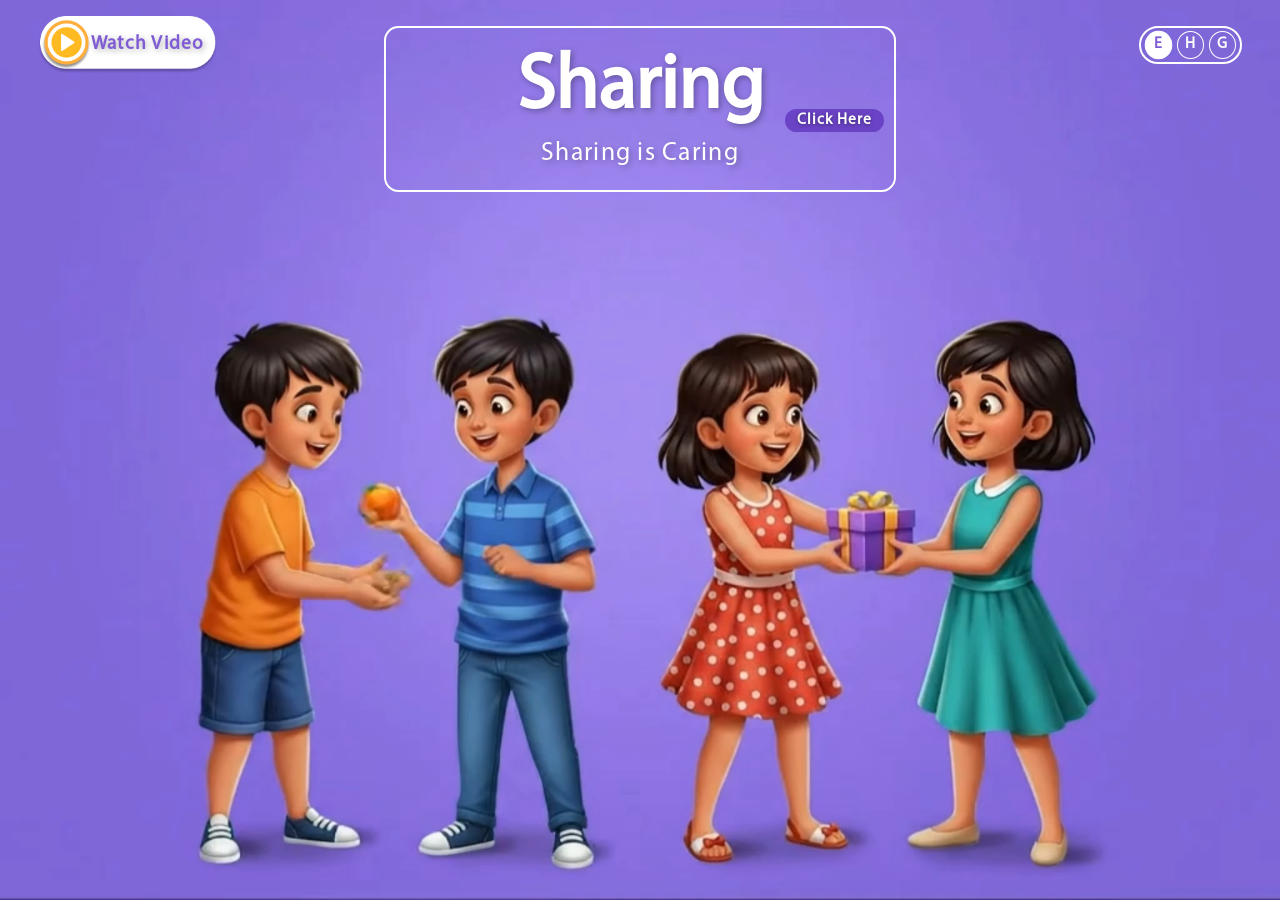
<file: index.html>
<!doctype html>
<html lang="en">
  <head>
    <meta name="viewport" content="width=device-width, initial-scale=1" />
    <meta charset="utf-8" />
    <meta
      name="description"
      content="Sharing is Caring - A platform promoting the value of sharing"
    />

    <title data-lang-key="homeTitlea"></title>

    <link rel="stylesheet" href="style.css" />

    <style>
      /* ---------- intro video button + popup (theme-matched) ---------- */

      body.video-open main {
        filter: blur(0.45vw);
        pointer-events: none;
        user-select: none;
      }

      .video-btn {
        position: fixed;
        top: 1vw;
        left: 3vw;
        z-index: 1000;
        opacity: 1;
        visibility: visible;
        transition:
          opacity 0.3s ease,
          visibility 0.3s ease;
      }

      .video-btn.hidden {
        opacity: 0;
        visibility: hidden;
        pointer-events: none;
      }

      .start-video-btn {
        border: none;
        background-color: transparent;
        background-image: url("./assets/watch.png");
        background-position: center;
        background-repeat: no-repeat;
        background-size: contain;
        display: flex;
        align-items: center;
        justify-content: space-between;
        cursor: pointer;
        width: 14vw;
        height: 5vw;
        transition:
          background 0.25s ease,
          box-shadow 0.25s ease;
      }

      .start-text {
        font-size: 1.5vw;
        font-weight: 900;
        letter-spacing: 0.1vw;
        color: #7f5bd4;
        line-height: 1;
        text-align: end;
        font-family: "Myriad Pro";

        width: 100%;
        padding-right: 1vw;
        text-shadow: 2px 2px 6px rgba(0, 0, 0, 0.3);
      }

      body[data-lang="hi"] .start-text {
        font-size: 1.5vw !important;
      }

      body[data-lang="gu"] .start-text {
        font-size: 1.5vw !important;
      }

      .video-popup {
        position: fixed;
        inset: 0;
        z-index: 99999;
        display: flex;
        align-items: center;
        justify-content: center;
        background: rgba(0, 0, 0, 0.42);
        opacity: 0;
        visibility: hidden;
        pointer-events: none;
        transition:
          opacity 0.35s ease,
          visibility 0.35s ease;
      }

      .video-popup.active {
        opacity: 1;
        visibility: visible;
        pointer-events: auto;
      }

      .video-box {
        position: relative;
        width: 68vw;
        aspect-ratio: 16 / 9;
        border-radius: 2vw;
        background: rgba(103, 61, 194, 0.22);
        padding: 0.75vw;
        border: 0.25vw solid white;
        box-shadow: 0 1vw 3vw rgba(0, 0, 0, 0.45);
        transform: scale(0.82);
        opacity: 0;
        backdrop-filter: blur(0.25vw);
        -webkit-backdrop-filter: blur(0.25vw);
        transition:
          transform 0.4s cubic-bezier(0.22, 1, 0.36, 1),
          opacity 0.35s ease;
      }

      .video-popup.active .video-box {
        transform: scale(1);
        opacity: 1;
      }

      .popup-video-frame {
        position: relative;
        width: 100%;
        height: 100%;
        border-radius: 1.4vw;
        overflow: hidden;
        background: #000;
        border: 0.18vw solid rgba(255, 255, 255, 0.75);
      }

      .popup-video {
        width: 100%;
        height: 100%;
        display: block;
        object-fit: cover;
        background: #000;
      }

      .close-video-btn {
        position: absolute;
        top: -1.35vw;
        right: -1.35vw;
        width: 3.4vw;
        height: 3.4vw;
        border: none;
        border-radius: 50%;
        background: #ffffff;
        color: #673dc2;
        font-size: 1.8vw;
        display: flex;
        align-items: center;
        justify-content: center;
        cursor: pointer;
        z-index: 10;
        box-shadow: 0 0.35vw 1vw rgba(0, 0, 0, 0.35);
        transition:
          transform 0.25s ease,
          background 0.25s ease,
          color 0.25s ease;
      }

      .close-video-btn i {
        width: 1.8vw;
        min-width: 1.8vw;
        max-width: 1.8vw;
        display: flex;
        align-items: center;
        justify-content: center;
      }

      .close-video-btn:hover {
        transform: rotate(90deg) scale(1.08);
        background: #673dc2;
        color: #ffffff;
      }

      .custom-controls {
        position: absolute;
        left: 0;
        right: 0;
        bottom: 0;
        z-index: 5;
        padding: 1vw;
        display: flex;
        flex-direction: column;
        gap: 0.75vw;
        background: linear-gradient(
          to top,
          rgba(0, 0, 0, 0.82),
          rgba(103, 61, 194, 0.5),
          rgba(103, 61, 194, 0)
        );
        opacity: 1;
        transition: opacity 0.25s ease;
      }

      .popup-video-frame.controls-hidden .custom-controls {
        opacity: 0;
        pointer-events: none;
      }

      .progress-wrap {
        width: 100%;
        display: flex;
        align-items: center;
      }

      .video-progress {
        width: 100%;
        appearance: none;
        -webkit-appearance: none;
        height: 0.45vw;
        border-radius: 5vw;
        background: rgba(255, 255, 255, 0.35);
        cursor: pointer;
        overflow: hidden;
        pointer-events: auto;
      }

      .video-progress::-webkit-slider-thumb {
        appearance: none;
        -webkit-appearance: none;
        width: 1vw;
        height: 1vw;
        border-radius: 50%;
        background: #ffffff;
        box-shadow: -70vw 0 0 69.6vw #ffffff;
        cursor: pointer;
      }

      .video-progress::-moz-range-thumb {
        width: 1vw;
        height: 1vw;
        border: none;
        border-radius: 50%;
        background: #ffffff;
        cursor: pointer;
      }

      .video-progress::-moz-range-progress {
        height: 0.45vw;
        border-radius: 5vw;
        background: #ffffff;
      }

      .control-row {
        width: 100%;
        display: flex;
        align-items: center;
        justify-content: space-between;
        gap: 1vw;
      }

      .control-left,
      .control-right {
        display: flex;
        align-items: center;
        gap: 0.8vw;
      }

      .control-btn {
        width: 2.8vw;
        min-width: 2.8vw;
        max-width: 2.8vw;
        height: 2.8vw;
        border: none;
        border-radius: 50%;
        background: rgba(255, 255, 255, 0.24);
        color: #ffffff;
        font-size: 1.2vw;
        display: flex;
        align-items: center;
        justify-content: center;
        cursor: pointer;
        transition:
          background 0.25s ease,
          color 0.25s ease,
          transform 0.25s ease;
      }

      .control-btn:hover {
        background: #ffffff;
        color: #673dc2;
        transform: scale(1.08);
      }

      .control-btn i {
        width: 1.4vw;
        min-width: 1.4vw;
        max-width: 1.4vw;
        display: flex;
        align-items: center;
        justify-content: center;
      }

      .time-text {
        color: #ffffff;
        font-size: 1.05vw;
        font-weight: 700;
        font-family: Arial, sans-serif;
        letter-spacing: 0.05vw;
        min-width: 8vw;
      }

      .volume-range {
        width: 7vw;
        appearance: none;
        -webkit-appearance: none;
        height: 0.4vw;
        border-radius: 5vw;
        background: rgba(255, 255, 255, 0.35);
        cursor: pointer;
      }

      .volume-range::-webkit-slider-thumb {
        appearance: none;
        -webkit-appearance: none;
        width: 0.9vw;
        height: 0.9vw;
        border-radius: 50%;
        background: #ffffff;
        cursor: pointer;
      }

      .volume-range::-moz-range-thumb {
        width: 0.9vw;
        height: 0.9vw;
        border: none;
        border-radius: 50%;
        background: #ffffff;
        cursor: pointer;
      }

      .video-center-play {
        position: absolute;
        left: 50%;
        top: 50%;
        width: 6vw;
        min-width: 6vw;
        max-width: 6vw;
        height: 6vw;
        border: 0.22vw solid rgba(255, 255, 255, 0.85);
        border-radius: 50%;
        background: rgba(103, 61, 194, 0.42);
        color: #ffffff;
        font-size: 2.2vw;
        display: flex;
        align-items: center;
        justify-content: center;
        cursor: pointer;
        transform: translate(-50%, -50%) scale(1);
        z-index: 4;
        transition:
          opacity 0.25s ease,
          transform 0.25s ease,
          background 0.25s ease;
      }

      .video-center-play i {
        width: 2.2vw;
        min-width: 2.2vw;
        max-width: 2.2vw;
        display: flex;
        align-items: center;
        justify-content: center;
      }

      .video-center-play.hide {
        opacity: 0;
        pointer-events: none;
        transform: translate(-50%, -50%) scale(0.8);
      }

      .video-center-play:hover {
        background: rgba(103, 61, 194, 0.82);
        transform: translate(-50%, -50%) scale(1.08);
      }

      .video-box:fullscreen {
        width: 100%;
        height: 100%;
        border-radius: 0;
        padding: 0;
        background: #000;
      }

      .video-box:fullscreen .popup-video-frame {
        border-radius: 0;
        border: none;
      }

      .video-box:fullscreen .close-video-btn {
        top: 1.5vw;
        right: 1.5vw;
      }

      #homeTitleLink .home-title::after {
  content: "Click Here";
  position: absolute;
  right: 0.8vw;
  top: 50%;
  font-family: "Myriad Pro";
  font-size: 1.2vw;
  font-weight: 900;
  color: #ffffff;
  letter-spacing: 0.08vw;
  white-space: nowrap;
  background: rgba(103, 61, 194, 0.9);
  padding: 0.3vw 0.9vw;
  border-radius: 2vw;
  text-shadow: 0 0.1vw 0.3vw rgba(0, 0, 0, 0.4);
  animation: clickHint 1.5s ease-in-out infinite;
}

@keyframes clickHint {
  0%,
  100% {
    transform: translateY(-50%);
    opacity: 0.8;
  }
  50% {
    transform: translateY(calc(-50% - 0.4vw));
    opacity: 1;
  }
}
    </style>
  </head>

  <body>
    <main class="home-pg">
      <video
        class="bg-video"
        autoplay
        muted
        loop
        playsinline
        preload="metadata"
        poster="assets/home-pg-1.png"
      >
        <source src="assets/videos/HOME PG.mp4" type="video/mp4" />
        Your browser does not support the video tag.
      </video>

      <nav>
        <div class="home-btn"></div>

        <div class="translate-button-container">
          <div class="translate-button" id="englishButton">E</div>
          <div class="translate-button" id="hindiButton">H</div>
          <div class="translate-button" id="gujaratiButton">G</div>
        </div>
      </nav>

      <!-- intro video button -->
      <div class="video-btn" id="introVideoBtn">
        <button class="start-video-btn" type="button" id="startVideoBtn">
          <span class="start-text" data-lang-key="watch">START</span>
        </button>
      </div>

      <a href="sharing.html" id="homeTitleLink">
        <div class="home-title">
          <span data-lang-key="homeTitle">Sharing</span>
          <p data-lang-key="homeSubtitle"></p>
        </div>
      </a>
    </main>

    <!-- intro video popup -->
    <div class="video-popup" id="videoPopup">
      <div class="video-box" id="videoBox">
        <button class="close-video-btn" type="button" id="closeVideoBtn">
          <i data-icon="xmark"></i>
        </button>

        <div class="popup-video-frame" id="popupVideoFrame">
          <video
            class="popup-video"
            id="popupVideo"
            src="assets/videos/2.webm"
            preload="none"
            controlsList="nodownload noplaybackrate"
            disablePictureInPicture
          ></video>

          <button class="video-center-play" type="button" id="centerPlayBtn">
            <i data-icon="play"></i>
          </button>

          <div class="custom-controls">
            <div class="progress-wrap">
              <input
                class="video-progress"
                id="videoProgress"
                type="range"
                min="0"
                max="100"
                value="0"
                step="0.1"
              />
            </div>

            <div class="control-row">
              <div class="control-left">
                <button class="control-btn play-pause-btn" id="playPauseBtn" type="button">
                  <i data-icon="play"></i>
                </button>

                <div class="time-text">
                  <span class="current-time" id="currentTime">0:00</span>
                  /
                  <span class="total-time" id="totalTime">0:00</span>
                </div>
              </div>

              <div class="control-right">
                <button class="control-btn mute-btn" id="muteBtn" type="button">
                  <i data-icon="volume-high"></i>
                </button>

                <input
                  class="volume-range"
                  id="volumeRange"
                  type="range"
                  min="0"
                  max="1"
                  step="0.01"
                  value="1"
                />

                <button class="control-btn fullscreen-btn" id="fullscreenBtn" type="button">
                  <i data-icon="expand"></i>
                </button>
              </div>
            </div>
          </div>
        </div>
      </div>
    </div>

    <!-- Audio -->
    <audio id="homeClickAudio" preload="auto">
      <source src="assets/audio/1.mp3" type="audio/mpeg" />
    </audio>

    <script src="icons.js"></script>
    <script src="data.js"></script>
    <script src="script.js"></script>

    <script>
      document.addEventListener("DOMContentLoaded", () => {
        const homeTitleLink = document.getElementById("homeTitleLink");
        const homeClickAudio = document.getElementById("homeClickAudio");

        if (!homeTitleLink || !homeClickAudio) {
          console.log("Home title link or audio not found");
        } else {
          homeClickAudio.volume = 1;
          homeClickAudio.load();

          homeClickAudio.addEventListener("loadeddata", () => {
            console.log("Audio loaded successfully");
          });

          homeClickAudio.addEventListener("error", () => {
            console.log("Audio loading failed. Check path: assets/audio/1.mp3");
          });

          homeTitleLink.addEventListener("click", async (e) => {
            e.preventDefault();

            homeTitleLink.style.pointerEvents = "none";

            try {
              homeClickAudio.pause();
              homeClickAudio.currentTime = 0;

              await homeClickAudio.play();

              setTimeout(() => {
                window.location.href = "sharing.html";
              }, 2000);
            } catch (err) {
              console.log("Audio play failed:", err);

              setTimeout(() => {
                window.location.href = "sharing.html";
              }, 2000);
            }
          });
        }

        /* ---------- intro video button + popup logic ---------- */

        const startVideoBtn = document.getElementById("startVideoBtn");

        const videoPopup = document.getElementById("videoPopup");
        const videoBox = document.getElementById("videoBox");
        const closeVideoBtn = document.getElementById("closeVideoBtn");
        const popupVideo = document.getElementById("popupVideo");
        const popupVideoFrame = document.getElementById("popupVideoFrame");

        const centerPlayBtn = document.getElementById("centerPlayBtn");
        const playPauseBtn = document.getElementById("playPauseBtn");
        const playPauseIcon = playPauseBtn.querySelector("i");
        const centerPlayIcon = centerPlayBtn.querySelector("i");

        const videoProgress = document.getElementById("videoProgress");
        const currentTimeText = document.getElementById("currentTime");
        const totalTimeText = document.getElementById("totalTime");

        const muteBtn = document.getElementById("muteBtn");
        const muteIcon = muteBtn.querySelector("i");
        const volumeRange = document.getElementById("volumeRange");

        const fullscreenBtn = document.getElementById("fullscreenBtn");
        const fullscreenIcon = fullscreenBtn.querySelector("i");

        // dedicated click sound for the intro video button, same pattern as sharing.html
        const videoPlayClickSound = new Audio("./assets/audio/5.mp3");

        function playAudio(audio) {
          if (!audio) return;

          audio.pause();
          audio.currentTime = 0;

          audio.play().catch((err) => {
            console.log("Audio play failed:", err);
          });
        }

        let controlsTimer;
        let lastVolume = 1;
        let savedVideoTime = 0;
        let isProgressDragging = false;

        function formatTime(time) {
          if (!time || isNaN(time)) return "0:00";

          const minutes = Math.floor(time / 60);
          const seconds = Math.floor(time % 60);

          return `${minutes}:${seconds < 10 ? "0" : ""}${seconds}`;
        }

        function updatePlayIcons() {
          if (popupVideo.paused) {
            setIcon(playPauseIcon, "play");
            setIcon(centerPlayIcon, "play");
            centerPlayBtn.classList.remove("hide");
          } else {
            setIcon(playPauseIcon, "pause");
            setIcon(centerPlayIcon, "pause");
            centerPlayBtn.classList.add("hide");
          }
        }

        function updateProgress() {
          if (!popupVideo.duration) return;

          savedVideoTime = popupVideo.currentTime;

          if (!isProgressDragging) {
            const progressValue =
              (popupVideo.currentTime / popupVideo.duration) * 100;

            videoProgress.value = progressValue;
          }

          currentTimeText.textContent = formatTime(popupVideo.currentTime);
          totalTimeText.textContent = formatTime(popupVideo.duration);
        }

        // free scrubbing — forward and backward — no watch-lock restriction
        function handleProgressInput() {
          if (!popupVideo.duration) return;

          isProgressDragging = true;

          const selectedTime =
            (Number(videoProgress.value) / 100) * popupVideo.duration;

          currentTimeText.textContent = formatTime(selectedTime);
        }

        function handleProgressChange() {
          if (!popupVideo.duration) return;

          const selectedTime =
            (Number(videoProgress.value) / 100) * popupVideo.duration;

          popupVideo.currentTime = selectedTime;
          savedVideoTime = selectedTime;

          isProgressDragging = false;
          updateProgress();
        }

        function updateMuteIcon() {
          if (popupVideo.muted || popupVideo.volume === 0) {
            setIcon(muteIcon, "volume-xmark");
          } else if (popupVideo.volume < 0.5) {
            setIcon(muteIcon, "volume-low");
          } else {
            setIcon(muteIcon, "volume-high");
          }
        }

        function togglePlay() {
          if (!popupVideo) return;

          if (popupVideo.paused) {
            popupVideo.play().catch(function () {});
          } else {
            popupVideo.pause();
          }
        }

        function openVideoPopup() {
          if (!videoPopup || !popupVideo) return;

          document.body.classList.add("video-open");
          videoPopup.classList.add("active");

          popupVideo.volume = Number(volumeRange.value);
          popupVideo.muted = false;

          if (savedVideoTime > 0) {
            popupVideo.currentTime = savedVideoTime;
          }

          updateMuteIcon();
          updatePlayIcons();
          updateProgress();

          setTimeout(function () {
            popupVideo.play().catch(function () {});
          }, 250);
        }

        function closeVideoPopup() {
          if (!videoPopup || !popupVideo) return;

          savedVideoTime = popupVideo.currentTime;

          popupVideo.pause();

          videoPopup.classList.remove("active");
          document.body.classList.remove("video-open");

          if (document.fullscreenElement === videoBox) {
            document.exitFullscreen().catch(function () {});
          }

          updatePlayIcons();
        }

        function toggleMute() {
          if (popupVideo.muted || popupVideo.volume === 0) {
            popupVideo.muted = false;
            popupVideo.volume = lastVolume || 1;
            volumeRange.value = popupVideo.volume;
          } else {
            lastVolume = popupVideo.volume;
            popupVideo.muted = true;
            volumeRange.value = 0;
          }

          updateMuteIcon();
        }

        function changeVolume() {
          const volumeValue = Number(volumeRange.value);

          popupVideo.volume = volumeValue;
          popupVideo.muted = volumeValue === 0;

          if (volumeValue > 0) {
            lastVolume = volumeValue;
          }

          updateMuteIcon();
        }

        function toggleFullscreen() {
          if (document.fullscreenElement !== videoBox) {
            videoBox.requestFullscreen().catch(function () {});
          } else {
            document.exitFullscreen().catch(function () {});
          }
        }

        function updateFullscreenIcon() {
          if (document.fullscreenElement === videoBox) {
            setIcon(fullscreenIcon, "compress");
          } else {
            setIcon(fullscreenIcon, "expand");
          }
        }

        function showControlsTemporarily() {
          popupVideoFrame.classList.remove("controls-hidden");

          clearTimeout(controlsTimer);

          if (!popupVideo.paused) {
            controlsTimer = setTimeout(function () {
              popupVideoFrame.classList.add("controls-hidden");
            }, 2200);
          }
        }

        if (startVideoBtn) {
          startVideoBtn.addEventListener("click", function () {
            playAudio(videoPlayClickSound);
            openVideoPopup();
          });
        }

        if (closeVideoBtn) {
          closeVideoBtn.addEventListener("click", closeVideoPopup);
        }

        if (videoPopup) {
          videoPopup.addEventListener("click", function (e) {
            if (e.target === videoPopup) {
              closeVideoPopup();
            }
          });
        }

        if (popupVideo) {
          popupVideo.addEventListener("click", togglePlay);
          popupVideo.addEventListener("play", updatePlayIcons);
          popupVideo.addEventListener("pause", updatePlayIcons);
          popupVideo.addEventListener("timeupdate", updateProgress);
          popupVideo.addEventListener("loadedmetadata", updateProgress);

          popupVideo.addEventListener("ended", function () {
            savedVideoTime = 0;
            videoProgress.value = 0;
            currentTimeText.textContent = "0:00";
            updatePlayIcons();
          });

          popupVideo.addEventListener("contextmenu", function (e) {
            e.preventDefault();
          });
        }

        if (videoProgress) {
          videoProgress.addEventListener("input", handleProgressInput);
          videoProgress.addEventListener("change", handleProgressChange);

          videoProgress.addEventListener("mousedown", function () {
            isProgressDragging = true;
          });

          videoProgress.addEventListener("mouseup", handleProgressChange);

          videoProgress.addEventListener("touchstart", function () {
            isProgressDragging = true;
          });

          videoProgress.addEventListener("touchend", handleProgressChange);
        }

        if (centerPlayBtn) {
          centerPlayBtn.addEventListener("click", togglePlay);
        }

        if (playPauseBtn) {
          playPauseBtn.addEventListener("click", togglePlay);
        }

        if (muteBtn) {
          muteBtn.addEventListener("click", toggleMute);
        }

        if (volumeRange) {
          volumeRange.addEventListener("input", changeVolume);
        }

        if (fullscreenBtn) {
          fullscreenBtn.addEventListener("click", toggleFullscreen);
        }

        if (popupVideoFrame) {
          popupVideoFrame.addEventListener("mousemove", showControlsTemporarily);
          popupVideoFrame.addEventListener("click", showControlsTemporarily);
        }

        document.addEventListener("fullscreenchange", updateFullscreenIcon);

        document.addEventListener("keydown", function (e) {
          if (!videoPopup.classList.contains("active")) return;

          if (e.key === "Escape") {
            closeVideoPopup();
          }

          if (e.code === "Space") {
            e.preventDefault();
            togglePlay();
          }

          if (e.key.toLowerCase() === "m") {
            toggleMute();
          }

          if (e.key.toLowerCase() === "f") {
            toggleFullscreen();
          }
        });
      });
    </script>
  </body>
</html>
</file>
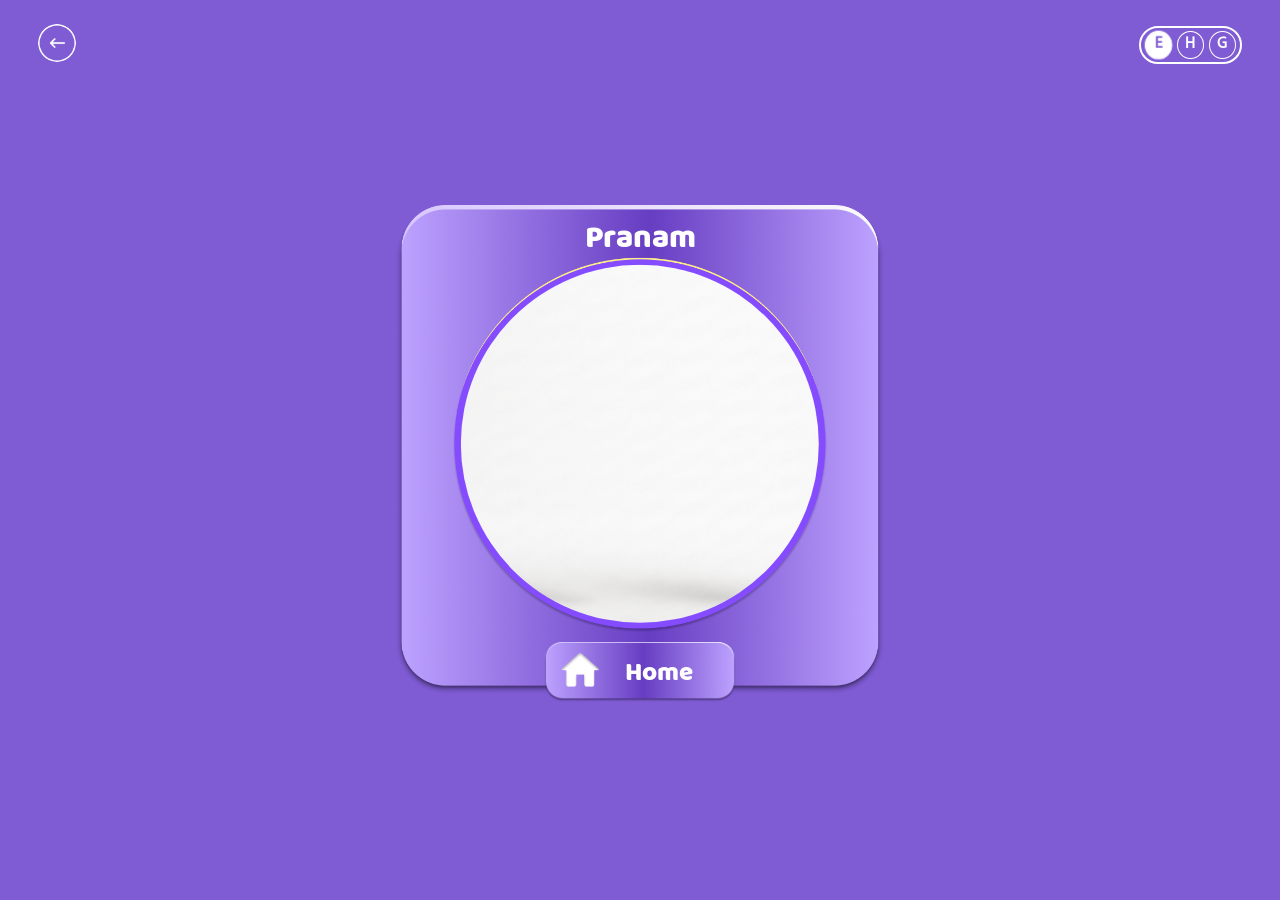
<file: pranam.html>
<!doctype html>
<html lang="en">
  <head>
    <meta charset="UTF-8" />
    <meta name="viewport" content="width=device-width, initial-scale=1.0" />
    <title>Document</title>
    <link rel="stylesheet" href="style.css" />

    <style>
      main {
        display: flex;
        justify-content: center;
        align-items: center;
      }
    </style>
  </head>

  <body class="sharing-page">
    <main>
      <nav>
        <div class="back-btn-link">
          <a href="sharing.html">
            <img src="assets/back-btn.png" alt="" />
          </a>
        </div>

        <div class="translate-button-container">
          <div class="translate-button" id="englishButton">E</div>
          <div class="translate-button" id="hindiButton">H</div>
          <div class="translate-button" id="gujaratiButton">G</div>
        </div>
      </nav>

      <div class="pranam">
        <img class="pranam-img" src="assets/pranam.png" alt="" />
        <span class="pranam-text" data-lang-key="pranam"></span>
        <div class="pranam-video">
          <video src="./assets/videos/pranam.mp4" autoplay muted preload="auto"></video>
        </div>
        <div class="home-btn-img">
          <a href="index.html">
            <span data-lang-key="home"></span>
            <img src="./assets/home-btn-1.png" alt="" />
          </a>
        </div>
      </div>
    </main>

    <!-- Audio files -->
    <audio id="pranamAudio" src="assets/audio/pranam.mp3" preload="auto"></audio>
    <audio id="popAudio" src="assets/audio/pop.mp3" preload="auto"></audio>

    <script src="data.js"></script>
    <script src="script.js"></script>

    <script>
      document.addEventListener("DOMContentLoaded", () => {
        const homeBtnLink = document.querySelector(".home-btn-img a");
        const backBtnLink = document.querySelector(".back-btn-link a");

        const pranamAudio = document.getElementById("pranamAudio");
        const popAudio = document.getElementById("popAudio");

        function playAudio(audio) {
          if (!audio) return Promise.resolve();

          audio.pause();
          audio.currentTime = 0;

          return audio.play().catch((err) => {
            console.log("Audio play failed:", err);
          });
        }

        // Play pranam audio on page load
        playAudio(pranamAudio);

        // Home button: pop audio plays, then navigate after a short delay
        homeBtnLink?.addEventListener("click", (e) => {
          e.preventDefault();

          const homeUrl = homeBtnLink.getAttribute("href");

          homeBtnLink.style.pointerEvents = "none";
          playAudio(popAudio);

          setTimeout(() => {
            window.location.href = homeUrl;
          }, 300);
        });

        // Back button: pop audio plays, then navigate after a short delay
        backBtnLink?.addEventListener("click", (e) => {
          e.preventDefault();

          const backUrl = backBtnLink.getAttribute("href");

          backBtnLink.style.pointerEvents = "none";
          playAudio(popAudio);

          setTimeout(() => {
            window.location.href = backUrl;
          }, 300);
        });
      });
    </script>
  </body>
</html>
</file>
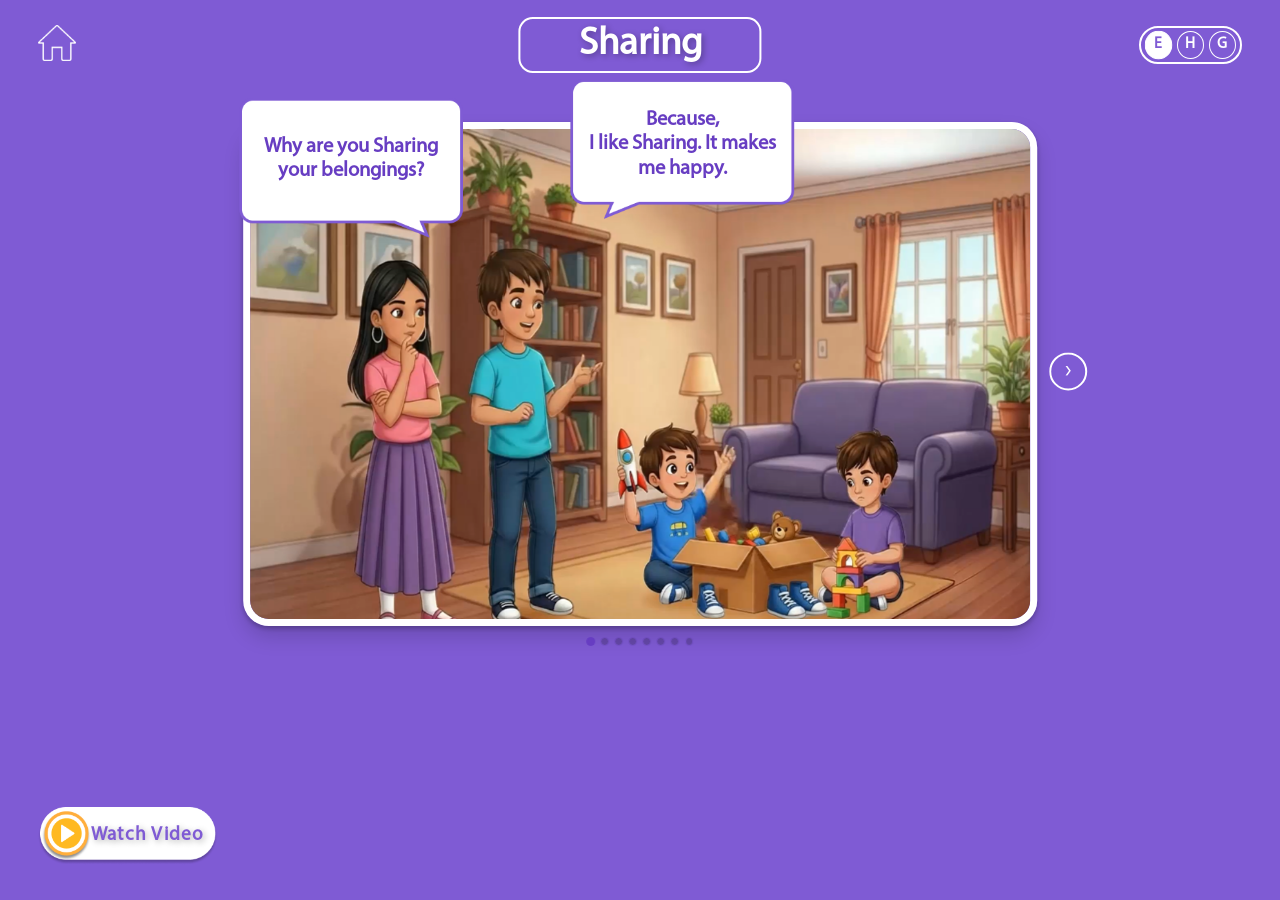
<file: sharing.html>
<!doctype html>
<html lang="en">
  <head>
    <meta charset="UTF-8" />
    <meta name="viewport" content="width=device-width, initial-scale=1.0" />
    <title data-lang-key="homeTitle"></title>

    <link rel="stylesheet" href="style.css" />
    <link rel="stylesheet" href="./swiper-bundle.min.css">
    <style>
      main {
        opacity: 0;
        transform: translateY(15px);
        transition:
          opacity 1s ease,
          transform 1s ease;
        pointer-events: none;
      }

      body.page-visible main {
        opacity: 1;
        transform: translateY(0);
        pointer-events: auto;
      }

      /* ---------- intro video button + popup (theme-matched) ---------- */

      body.video-open main {
        filter: blur(0.45vw);
        pointer-events: none;
        user-select: none;
      }

      .video-btn {
        position: fixed;
        bottom: 2.5vw;
        left: 3vw;
        z-index: 1000;
        opacity: 1;
        visibility: visible;
        transition:
          opacity 0.3s ease,
          visibility 0.3s ease;
      }

      .video-btn.hidden {
        opacity: 0;
        visibility: hidden;
        pointer-events: none;
      }

      .start-video-btn {
        border: none;
        background-color: transparent;
        background-image: url("./assets/watch.png");
        background-position: center;
        background-repeat: no-repeat;
        background-size: contain;
        display: flex;
        align-items: center;
        justify-content: space-between;
        cursor: pointer;
        width: 14vw;
        height: 5vw;
        /* fixed in place — no press-down shift on click */
        transition:
          background 0.25s ease,
          box-shadow 0.25s ease;
      }

      /* no :active transform — button stays put on click */

      .start-text {
        font-size: 1.5vw;
        font-weight: 900;
        letter-spacing: 0.1vw;
        color: #7f5bd4;
        line-height: 1;
        text-align: end;
          font-family: "Myriad Pro";

        width: 100%;
        padding-right: 1vw;
        text-shadow: 2px 2px 6px rgba(0, 0, 0, 0.3);
      }

      body[data-lang="hi"] .start-text {
        font-size: 1.5vw !important;
      }

      body[data-lang="gu"] .start-text {
        font-size: 1.5vw !important;
      }

      .video-popup {
        position: fixed;
        inset: 0;
        z-index: 99999;
        display: flex;
        align-items: center;
        justify-content: center;
        background: rgba(0, 0, 0, 0.42);
        opacity: 0;
        visibility: hidden;
        pointer-events: none;
        transition:
          opacity 0.35s ease,
          visibility 0.35s ease;
      }

      .video-popup.active {
        opacity: 1;
        visibility: visible;
        pointer-events: auto;
      }

      .video-box {
        position: relative;
        width: 68vw;
        aspect-ratio: 16 / 9;
        border-radius: 2vw;
        background: rgba(103, 61, 194, 0.22);
        padding: 0.75vw;
        border: 0.25vw solid white;
        box-shadow: 0 1vw 3vw rgba(0, 0, 0, 0.45);
        transform: scale(0.82);
        opacity: 0;
        backdrop-filter: blur(0.25vw);
        -webkit-backdrop-filter: blur(0.25vw);
        transition:
          transform 0.4s cubic-bezier(0.22, 1, 0.36, 1),
          opacity 0.35s ease;
      }

      .video-popup.active .video-box {
        transform: scale(1);
        opacity: 1;
      }

      .popup-video-frame {
        position: relative;
        width: 100%;
        height: 100%;
        border-radius: 1.4vw;
        overflow: hidden;
        background: #000;
        border: 0.18vw solid rgba(255, 255, 255, 0.75);
      }

      .popup-video {
        width: 100%;
        height: 100%;
        display: block;
        object-fit: cover;
        background: #000;
      }

      .close-video-btn {
        position: absolute;
        top: -1.35vw;
        right: -1.35vw;
        width: 3.4vw;
        height: 3.4vw;
        border: none;
        border-radius: 50%;
        background: #ffffff;
        color: #673dc2;
        font-size: 1.8vw;
        display: flex;
        align-items: center;
        justify-content: center;
        cursor: pointer;
        z-index: 10;
        box-shadow: 0 0.35vw 1vw rgba(0, 0, 0, 0.35);
        transition:
          transform 0.25s ease,
          background 0.25s ease,
          color 0.25s ease;
      }

      .close-video-btn i {
        width: 1.8vw;
        min-width: 1.8vw;
        max-width: 1.8vw;
        display: flex;
        align-items: center;
        justify-content: center;
      }

      .close-video-btn:hover {
        transform: rotate(90deg) scale(1.08);
        background: #673dc2;
        color: #ffffff;
      }

      .custom-controls {
        position: absolute;
        left: 0;
        right: 0;
        bottom: 0;
        z-index: 5;
        padding: 1vw;
        display: flex;
        flex-direction: column;
        gap: 0.75vw;
        background: linear-gradient(
          to top,
          rgba(0, 0, 0, 0.82),
          rgba(103, 61, 194, 0.5),
          rgba(103, 61, 194, 0)
        );
        opacity: 1;
        transition: opacity 0.25s ease;
      }

      .popup-video-frame.controls-hidden .custom-controls {
        opacity: 0;
        pointer-events: none;
      }

      .progress-wrap {
        width: 100%;
        display: flex;
        align-items: center;
      }

      .video-progress {
        width: 100%;
        appearance: none;
        -webkit-appearance: none;
        height: 0.45vw;
        border-radius: 5vw;
        background: rgba(255, 255, 255, 0.35);
        cursor: pointer;
        overflow: hidden;
        pointer-events: auto;
      }

      .video-progress::-webkit-slider-thumb {
        appearance: none;
        -webkit-appearance: none;
        width: 1vw;
        height: 1vw;
        border-radius: 50%;
        background: #ffffff;
        box-shadow: -70vw 0 0 69.6vw #ffffff;
        cursor: pointer;
      }

      .video-progress::-moz-range-thumb {
        width: 1vw;
        height: 1vw;
        border: none;
        border-radius: 50%;
        background: #ffffff;
        cursor: pointer;
      }

      .video-progress::-moz-range-progress {
        height: 0.45vw;
        border-radius: 5vw;
        background: #ffffff;
      }

      .control-row {
        width: 100%;
        display: flex;
        align-items: center;
        justify-content: space-between;
        gap: 1vw;
      }

      .control-left,
      .control-right {
        display: flex;
        align-items: center;
        gap: 0.8vw;
      }

      .control-btn {
        width: 2.8vw;
        min-width: 2.8vw;
        max-width: 2.8vw;
        height: 2.8vw;
        border: none;
        border-radius: 50%;
        background: rgba(255, 255, 255, 0.24);
        color: #ffffff;
        font-size: 1.2vw;
        display: flex;
        align-items: center;
        justify-content: center;
        cursor: pointer;
        transition:
          background 0.25s ease,
          color 0.25s ease,
          transform 0.25s ease;
      }

      .control-btn:hover {
        background: #ffffff;
        color: #673dc2;
        transform: scale(1.08);
      }

      .control-btn i {
        width: 1.4vw;
        min-width: 1.4vw;
        max-width: 1.4vw;
        display: flex;
        align-items: center;
        justify-content: center;
      }

      .time-text {
        color: #ffffff;
        font-size: 1.05vw;
        font-weight: 700;
        font-family: Arial, sans-serif;
        letter-spacing: 0.05vw;
        min-width: 8vw;
      }

      .volume-range {
        width: 7vw;
        appearance: none;
        -webkit-appearance: none;
        height: 0.4vw;
        border-radius: 5vw;
        background: rgba(255, 255, 255, 0.35);
        cursor: pointer;
      }

      .volume-range::-webkit-slider-thumb {
        appearance: none;
        -webkit-appearance: none;
        width: 0.9vw;
        height: 0.9vw;
        border-radius: 50%;
        background: #ffffff;
        cursor: pointer;
      }

      .volume-range::-moz-range-thumb {
        width: 0.9vw;
        height: 0.9vw;
        border: none;
        border-radius: 50%;
        background: #ffffff;
        cursor: pointer;
      }

      .video-center-play {
        position: absolute;
        left: 50%;
        top: 50%;
        width: 6vw;
        min-width: 6vw;
        max-width: 6vw;
        height: 6vw;
        border: 0.22vw solid rgba(255, 255, 255, 0.85);
        border-radius: 50%;
        background: rgba(103, 61, 194, 0.42);
        color: #ffffff;
        font-size: 2.2vw;
        display: flex;
        align-items: center;
        justify-content: center;
        cursor: pointer;
        transform: translate(-50%, -50%) scale(1);
        z-index: 4;
        transition:
          opacity 0.25s ease,
          transform 0.25s ease,
          background 0.25s ease;
      }

      .video-center-play i {
        width: 2.2vw;
        min-width: 2.2vw;
        max-width: 2.2vw;
        display: flex;
        align-items: center;
        justify-content: center;
      }

      .video-center-play.hide {
        opacity: 0;
        pointer-events: none;
        transform: translate(-50%, -50%) scale(0.8);
      }

      .video-center-play:hover {
        background: rgba(103, 61, 194, 0.82);
        transform: translate(-50%, -50%) scale(1.08);
      }

      .video-box:fullscreen {
        width: 100%;
        height: 100%;
        border-radius: 0;
        padding: 0;
        background: #000;
      }

      .video-box:fullscreen .popup-video-frame {
        border-radius: 0;
        border: none;
      }

      .video-box:fullscreen .close-video-btn {
        top: 1.5vw;
        right: 1.5vw;
      }
    </style>
  </head>

  <body class="sharing-page">
    <main>
      <nav>
        <div class="home-btn">
          <a href="index.html">
            <img src="assets/home.png" alt="" />
          </a>
        </div>

        <div class="translate-button-container">
          <div class="translate-button" id="englishButton">E</div>
          <div class="translate-button" id="hindiButton">H</div>
          <div class="translate-button" id="gujaratiButton">G</div>
        </div>
      </nav>

      <!-- intro video button — visible only while slide 1 is active -->
      <div class="video-btn" id="introVideoBtn1">
        <button class="start-video-btn" type="button" id="startVideoBtn1">
          <span class="start-text" data-lang-key="watch">START</span>
        </button>
      </div>

      <!-- second video button — visible only while slide 7 is active -->
      <div class="video-btn hidden" id="introVideoBtn2">
        <button class="start-video-btn" type="button" id="startVideoBtn2">
          <span class="start-text" data-lang-key="watch">START</span>
        </button>
      </div>

      <div class="sharing-title">
        <span data-lang-key="homeTitle">Sharing</span>
      </div>

      <div class="wrap">
        <div class="dialogue-box">
          <img
            class="dialogue-overlay"
            id="dialogueOverlay"
            src="./assets/2.png"
            alt=""
          />

          <div class="dialogue-text1">
            <span id="dialogueText1"></span>
          </div>

          <div class="dialogue-text2">
            <span id="dialogueText2"></span>
          </div>
        </div>

        <div class="swiper mySwiper">
          <div class="swiper-wrapper">
            <div
              class="swiper-slide s1"
              data-dialogue-img="./assets/2.png"
              data-dialogue-key1="girl1"
              data-dialogue-key2="boy1"
            >
              <video
                class="slide-media"
                muted
                playsinline
                preload="none"
                poster="assets/slide-1.png"
              >
                <source src="assets/videos/1.mp4" type="video/mp4" />
              </video>
            </div>

            <div
              class="swiper-slide s2"
              data-dialogue-img="./assets/2.png"
              data-dialogue-key1="girl2"
              data-dialogue-key2="boy2"
            >
              <video
                class="slide-media"
                muted
                playsinline
                preload="none"
                poster="assets/slide-2.png"
              >
                <source src="assets/videos/2.mp4" type="video/mp4" />
              </video>
            </div>

            <div
              class="swiper-slide s3"
              data-dialogue-img="./assets/2.png"
              data-dialogue-key1="girl3"
              data-dialogue-key2="boy3"
            >
              <video
                class="slide-media"
                muted
                playsinline
                preload="none"
                poster="assets/slide-3.png"
              >
                <source src="assets/videos/3.mp4" type="video/mp4" />
              </video>
            </div>

            <div
              class="swiper-slide s4"
              data-dialogue-img="./assets/2.png"
              data-dialogue-key1="girl4"
              data-dialogue-key2="boy4"
            >
              <video
                class="slide-media"
                muted
                playsinline
                loop
                preload="none"
                poster="assets/slide-4.png"
              >
                <source src="assets/videos/4.mp4" type="video/mp4" />
              </video>
            </div>

            <div
              class="swiper-slide s5"
              data-dialogue-img="./assets/2.png"
              data-dialogue-key1="girl5"
              data-dialogue-key2="boy5"
            >
              <video
                class="slide-media"
                muted
                playsinline
                loop
                preload="none"
                poster="assets/slide-5.png"
              >
                <source src="assets/videos/5.mp4" type="video/mp4" />
              </video>
            </div>

            <div
              class="swiper-slide s6"
              data-dialogue-img="./assets/2.png"
              data-dialogue-key1="girl6"
              data-dialogue-key2="boy6"
            >
              <video
                class="slide-media"
                muted
                playsinline
                loop
                preload="none"
                poster="assets/slide-6.png"
              >
                <source src="assets/videos/6.mp4" type="video/mp4" />
              </video>
            </div>

            <div
              class="swiper-slide s7"
              data-dialogue-img="./assets/2.png"
              data-dialogue-key1="girl7"
              data-dialogue-key2="boy7"
            >
              <video
                class="slide-media"
                muted
                playsinline
                loop
                preload="none"
                poster="assets/slide-7.png"
              >
                <source src="assets/videos/7.mp4" type="video/mp4" />
              </video>
            </div>

            <div
              class="swiper-slide s8"
              data-dialogue-img="./assets/2.png"
              data-dialogue-key1="girl8"
              data-dialogue-key2="boy8"
            >
              <video
                class="slide-media"
                muted
                playsinline
                loop
                preload="none"
                poster="assets/slide-8.png"
              >
                <source src="assets/videos/8.mp4" type="video/mp4" />
              </video>
            </div>
          </div>

          <div class="swiper-pagination"></div>

          <div class="navigation-btn">
            <div class="swiper-button-prev">‹</div>
            <div class="swiper-button-next">›</div>
          </div>
        </div>
      </div>
      <a href="pranam.html" class="pranam-link hidden">
        <img src="./assets/arowAsset.png" alt="" />
        <span data-lang-key="pranam"></span>
      </a>
    </main>

    <!-- intro video popup (slide 1) -->
    <div class="video-popup" id="videoPopup1">
      <div class="video-box" id="videoBox1">
        <button class="close-video-btn" type="button" id="closeVideoBtn1">
          <i data-icon="xmark"></i>
        </button>

        <div class="popup-video-frame" id="popupVideoFrame1">
          <video
            class="popup-video"
            id="popupVideo1"
            src="assets/videos/sharing_video.mp4"
            preload="none"
            controlsList="nodownload noplaybackrate"
            disablePictureInPicture
          ></video>

          <button class="video-center-play" type="button" id="centerPlayBtn1">
            <i data-icon="play"></i>
          </button>

          <div class="custom-controls">
            <div class="progress-wrap">
              <input
                class="video-progress"
                id="videoProgress1"
                type="range"
                min="0"
                max="100"
                value="0"
                step="0.1"
              />
            </div>

            <div class="control-row">
              <div class="control-left">
                <button class="control-btn play-pause-btn" id="playPauseBtn1" type="button">
                  <i data-icon="play"></i>
                </button>

                <div class="time-text">
                  <span class="current-time" id="currentTime1">0:00</span>
                  /
                  <span class="total-time" id="totalTime1">0:00</span>
                </div>
              </div>

              <div class="control-right">
                <button class="control-btn mute-btn" id="muteBtn1" type="button">
                  <i data-icon="volume-high"></i>
                </button>

                <input
                  class="volume-range"
                  id="volumeRange1"
                  type="range"
                  min="0"
                  max="1"
                  step="0.01"
                  value="1"
                />

                <button class="control-btn fullscreen-btn" id="fullscreenBtn1" type="button">
                  <i data-icon="expand"></i>
                </button>
              </div>
            </div>
          </div>
        </div>
      </div>
    </div>

    <!-- second video popup (slide 7) -->
    <div class="video-popup" id="videoPopup2">
      <div class="video-box" id="videoBox2">
        <button class="close-video-btn" type="button" id="closeVideoBtn2">
          <i data-icon="xmark"></i>
        </button>

        <div class="popup-video-frame" id="popupVideoFrame2">
          <video
            class="popup-video"
            id="popupVideo2"
            src="assets/videos/1.webm"
            preload="none"
            controlsList="nodownload noplaybackrate"
            disablePictureInPicture
          ></video>

          <button class="video-center-play" type="button" id="centerPlayBtn2">
            <i data-icon="play"></i>
          </button>

          <div class="custom-controls">
            <div class="progress-wrap">
              <input
                class="video-progress"
                id="videoProgress2"
                type="range"
                min="0"
                max="100"
                value="0"
                step="0.1"
              />
            </div>

            <div class="control-row">
              <div class="control-left">
                <button class="control-btn play-pause-btn" id="playPauseBtn2" type="button">
                  <i data-icon="play"></i>
                </button>

                <div class="time-text">
                  <span class="current-time" id="currentTime2">0:00</span>
                  /
                  <span class="total-time" id="totalTime2">0:00</span>
                </div>
              </div>

              <div class="control-right">
                <button class="control-btn mute-btn" id="muteBtn2" type="button">
                  <i data-icon="volume-high"></i>
                </button>

                <input
                  class="volume-range"
                  id="volumeRange2"
                  type="range"
                  min="0"
                  max="1"
                  step="0.01"
                  value="1"
                />

                <button class="control-btn fullscreen-btn" id="fullscreenBtn2" type="button">
                  <i data-icon="expand"></i>
                </button>
              </div>
            </div>
          </div>
        </div>
      </div>
    </div>

    <audio id="swipeAudio" src="assets/audio/swipe.mp3" preload="auto"></audio>
    <audio id="popAudio" src="assets/audio/pop.mp3" preload="auto"></audio>

    <script src="./swiper-bundle.min.js"></script>
    <script src="icons.js"></script>
    <script src="data.js"></script>
    <script src="script.js"></script>

    <script>
      document.addEventListener("DOMContentLoaded", () => {
        setTimeout(() => {
          document.body.classList.add("page-visible");
        }, 250);

        const swipeAudio = document.getElementById("swipeAudio");
        const popAudio = document.getElementById("popAudio");

        // dedicated click sound for the intro video buttons, same pattern as index.html
        const videoPlayClickSound = new Audio("./assets/audio/5.mp3");

        const prevBtn = document.querySelector(".swiper-button-prev");
        const nextBtn = document.querySelector(".swiper-button-next");
        const homeBtnLink = document.querySelector(".home-btn a");

        function playAudio(audio) {
          if (!audio) return;

          audio.pause();
          audio.currentTime = 0;

          audio.play().catch((err) => {
            console.log("Audio play failed:", err);
          });
        }

        function getSwiper() {
          return document.querySelector(".mySwiper")?.swiper;
        }

        prevBtn?.addEventListener(
          "click",
          (e) => {
            e.preventDefault();
            e.stopImmediatePropagation();

            playAudio(swipeAudio);

            const swiper = getSwiper();

            if (swiper && !swiper.isBeginning) {
              swiper.slidePrev();
            }
          },
          true,
        );

        nextBtn?.addEventListener(
          "click",
          (e) => {
            e.preventDefault();
            e.stopImmediatePropagation();

            playAudio(swipeAudio);

            const swiper = getSwiper();

            if (swiper && !swiper.isEnd) {
              swiper.slideNext();
              return;
            }

            setTimeout(() => {
              window.location.href = "pranam.html";
            }, 150);
          },
          true,
        );

        homeBtnLink?.addEventListener(
          "click",
          (e) => {
            e.preventDefault();
            e.stopImmediatePropagation();

            const homeUrl = homeBtnLink.getAttribute("href");

            playAudio(popAudio);

            setTimeout(() => {
              window.location.href = homeUrl;
            }, 300);
          },
          true,
        );

        /* ---------- reusable intro video button + popup controller ---------- */

        function formatTime(time) {
          if (!time || isNaN(time)) return "0:00";

          const minutes = Math.floor(time / 60);
          const seconds = Math.floor(time % 60);

          return `${minutes}:${seconds < 10 ? "0" : ""}${seconds}`;
        }

        function createVideoController(suffix, slideIndex) {
          const videoBtnWrap = document.getElementById(`introVideoBtn${suffix}`);
          const startVideoBtn = document.getElementById(`startVideoBtn${suffix}`);

          const videoPopup = document.getElementById(`videoPopup${suffix}`);
          const videoBox = document.getElementById(`videoBox${suffix}`);
          const closeVideoBtn = document.getElementById(`closeVideoBtn${suffix}`);
          const popupVideo = document.getElementById(`popupVideo${suffix}`);
          const popupVideoFrame = document.getElementById(`popupVideoFrame${suffix}`);

          const centerPlayBtn = document.getElementById(`centerPlayBtn${suffix}`);
          const playPauseBtn = document.getElementById(`playPauseBtn${suffix}`);
          const playPauseIcon = playPauseBtn.querySelector("i");
          const centerPlayIcon = centerPlayBtn.querySelector("i");

          const videoProgress = document.getElementById(`videoProgress${suffix}`);
          const currentTimeText = document.getElementById(`currentTime${suffix}`);
          const totalTimeText = document.getElementById(`totalTime${suffix}`);

          const muteBtn = document.getElementById(`muteBtn${suffix}`);
          const muteIcon = muteBtn.querySelector("i");
          const volumeRange = document.getElementById(`volumeRange${suffix}`);

          const fullscreenBtn = document.getElementById(`fullscreenBtn${suffix}`);
          const fullscreenIcon = fullscreenBtn.querySelector("i");

          let controlsTimer;
          let lastVolume = 1;
          let savedVideoTime = 0;
          let isProgressDragging = false;

          function updatePlayIcons() {
            if (popupVideo.paused) {
              setIcon(playPauseIcon, "play");
              setIcon(centerPlayIcon, "play");
              centerPlayBtn.classList.remove("hide");
            } else {
              setIcon(playPauseIcon, "pause");
              setIcon(centerPlayIcon, "pause");
              centerPlayBtn.classList.add("hide");
            }
          }

          function updateProgress() {
            if (!popupVideo.duration) return;

            savedVideoTime = popupVideo.currentTime;

            if (!isProgressDragging) {
              const progressValue =
                (popupVideo.currentTime / popupVideo.duration) * 100;

              videoProgress.value = progressValue;
            }

            currentTimeText.textContent = formatTime(popupVideo.currentTime);
            totalTimeText.textContent = formatTime(popupVideo.duration);
          }

          function handleProgressInput() {
            if (!popupVideo.duration) return;

            isProgressDragging = true;

            const selectedTime =
              (Number(videoProgress.value) / 100) * popupVideo.duration;

            currentTimeText.textContent = formatTime(selectedTime);
          }

          function handleProgressChange() {
            if (!popupVideo.duration) return;

            const selectedTime =
              (Number(videoProgress.value) / 100) * popupVideo.duration;

            popupVideo.currentTime = selectedTime;
            savedVideoTime = selectedTime;

            isProgressDragging = false;
            updateProgress();
          }

          function updateMuteIcon() {
            if (popupVideo.muted || popupVideo.volume === 0) {
              setIcon(muteIcon, "volume-xmark");
            } else if (popupVideo.volume < 0.5) {
              setIcon(muteIcon, "volume-low");
            } else {
              setIcon(muteIcon, "volume-high");
            }
          }

          function togglePlay() {
            if (!popupVideo) return;

            if (popupVideo.paused) {
              popupVideo.play().catch(function () {});
            } else {
              popupVideo.pause();
            }
          }

          function open() {
            if (!videoPopup || !popupVideo) return;

            document.body.classList.add("video-open");
            videoPopup.classList.add("active");

            // pause the background carousel video while the popup is open
            pauseAllSlideVideos();

            popupVideo.volume = Number(volumeRange.value);
            popupVideo.muted = false;

            if (savedVideoTime > 0) {
              popupVideo.currentTime = savedVideoTime;
            }

            updateMuteIcon();
            updatePlayIcons();
            updateProgress();

            setTimeout(function () {
              popupVideo.play().catch(function () {});
            }, 250);
          }

          function close() {
            if (!videoPopup || !popupVideo) return;

            savedVideoTime = popupVideo.currentTime;

            popupVideo.pause();

            videoPopup.classList.remove("active");
            document.body.classList.remove("video-open");

            if (document.fullscreenElement === videoBox) {
              document.exitFullscreen().catch(function () {});
            }

            updatePlayIcons();

            // resume the active slide's carousel video now that the popup is closed
            playActiveSlideVideo();
          }

          function toggleMute() {
            if (popupVideo.muted || popupVideo.volume === 0) {
              popupVideo.muted = false;
              popupVideo.volume = lastVolume || 1;
              volumeRange.value = popupVideo.volume;
            } else {
              lastVolume = popupVideo.volume;
              popupVideo.muted = true;
              volumeRange.value = 0;
            }

            updateMuteIcon();
          }

          function changeVolume() {
            const volumeValue = Number(volumeRange.value);

            popupVideo.volume = volumeValue;
            popupVideo.muted = volumeValue === 0;

            if (volumeValue > 0) {
              lastVolume = volumeValue;
            }

            updateMuteIcon();
          }

          function toggleFullscreen() {
            if (document.fullscreenElement !== videoBox) {
              videoBox.requestFullscreen().catch(function () {});
            } else {
              document.exitFullscreen().catch(function () {});
            }
          }

          function updateFullscreenIcon() {
            if (document.fullscreenElement === videoBox) {
              setIcon(fullscreenIcon, "compress");
            } else {
              setIcon(fullscreenIcon, "expand");
            }
          }

          function showControlsTemporarily() {
            popupVideoFrame.classList.remove("controls-hidden");

            clearTimeout(controlsTimer);

            if (!popupVideo.paused) {
              controlsTimer = setTimeout(function () {
                popupVideoFrame.classList.add("controls-hidden");
              }, 2200);
            }
          }

          if (startVideoBtn) {
            startVideoBtn.addEventListener("click", function () {
              playAudio(videoPlayClickSound);
              open();
            });
          }

          if (closeVideoBtn) {
            closeVideoBtn.addEventListener("click", close);
          }

          if (videoPopup) {
            videoPopup.addEventListener("click", function (e) {
              if (e.target === videoPopup) {
                close();
              }
            });
          }

          if (popupVideo) {
            popupVideo.addEventListener("click", togglePlay);
            popupVideo.addEventListener("play", updatePlayIcons);
            popupVideo.addEventListener("pause", updatePlayIcons);
            popupVideo.addEventListener("timeupdate", updateProgress);
            popupVideo.addEventListener("loadedmetadata", updateProgress);

            popupVideo.addEventListener("ended", function () {
              savedVideoTime = 0;
              videoProgress.value = 0;
              currentTimeText.textContent = "0:00";
              updatePlayIcons();
            });

            popupVideo.addEventListener("contextmenu", function (e) {
              e.preventDefault();
            });
          }

          if (videoProgress) {
            videoProgress.addEventListener("input", handleProgressInput);
            videoProgress.addEventListener("change", handleProgressChange);

            videoProgress.addEventListener("mousedown", function () {
              isProgressDragging = true;
            });

            videoProgress.addEventListener("mouseup", handleProgressChange);

            videoProgress.addEventListener("touchstart", function () {
              isProgressDragging = true;
            });

            videoProgress.addEventListener("touchend", handleProgressChange);
          }

          if (centerPlayBtn) {
            centerPlayBtn.addEventListener("click", togglePlay);
          }

          if (playPauseBtn) {
            playPauseBtn.addEventListener("click", togglePlay);
          }

          if (muteBtn) {
            muteBtn.addEventListener("click", toggleMute);
          }

          if (volumeRange) {
            volumeRange.addEventListener("input", changeVolume);
          }

          if (fullscreenBtn) {
            fullscreenBtn.addEventListener("click", toggleFullscreen);
          }

          if (popupVideoFrame) {
            popupVideoFrame.addEventListener("mousemove", showControlsTemporarily);
            popupVideoFrame.addEventListener("click", showControlsTemporarily);
          }

          document.addEventListener("fullscreenchange", updateFullscreenIcon);

          return {
            slideIndex,
            videoBtnWrap,
            element: videoPopup,
            open,
            close,
            togglePlay,
            toggleMute,
            toggleFullscreen,
          };
        }

        // instance 1: slide 1 (index 0), sharing_video.mp4
        const videoInstance1 = createVideoController(1, 0);

        // instance 2: slide 7 (index 6), 1.webm
        const videoInstance2 = createVideoController(2, 6);

        const videoInstances = [videoInstance1, videoInstance2];

        /* ---------- shared keyboard shortcuts (apply to whichever popup is open) ---------- */

        document.addEventListener("keydown", function (e) {
          const activeInstance = videoInstances.find((inst) =>
            inst.element.classList.contains("active"),
          );

          if (!activeInstance) return;

          if (e.key === "Escape") {
            activeInstance.close();
          }

          if (e.code === "Space") {
            e.preventDefault();
            activeInstance.togglePlay();
          }

          if (e.key.toLowerCase() === "m") {
            activeInstance.toggleMute();
          }

          if (e.key.toLowerCase() === "f") {
            activeInstance.toggleFullscreen();
          }
        });

        /* ---------- show each video button only while its own slide is active ---------- */

        function initVideoBtnVisibility() {
          const swiper = getSwiper();

          if (!swiper) {
            requestAnimationFrame(initVideoBtnVisibility);
            return;
          }

          function updateVideoBtnVisibility() {
            videoInstances.forEach((inst) => {
              if (!inst.videoBtnWrap) return;

              if (swiper.activeIndex === inst.slideIndex) {
                inst.videoBtnWrap.classList.remove("hidden");
              } else {
                inst.videoBtnWrap.classList.add("hidden");

                if (inst.element.classList.contains("active")) {
                  inst.close();
                }
              }
            });
          }

          updateVideoBtnVisibility();
          swiper.on("slideChange", updateVideoBtnVisibility);
        }

        initVideoBtnVisibility();

        /* ---------- play each slide's own video only while that slide is active/visible ---------- */

        const slideVideos = Array.from(
          document.querySelectorAll(".swiper-slide .slide-media"),
        );

        function pauseAllSlideVideos() {
          slideVideos.forEach((video) => {
            if (!video.paused) {
              video.pause();
            }
          });
        }

        function playActiveSlideVideo() {
          // don't resume a slide video while a popup is open over the blurred main content
          if (document.body.classList.contains("video-open")) return;

          const swiper = getSwiper();
          if (!swiper) return;

          const activeVideo = slideVideos[swiper.activeIndex];
          if (activeVideo) {
            activeVideo.play().catch(() => {});
          }
        }

        function initSlideVideoPlayback() {
          const swiper = getSwiper();

          if (!swiper) {
            requestAnimationFrame(initSlideVideoPlayback);
            return;
          }

          function updateSlideVideos() {
            slideVideos.forEach((video, index) => {
              if (index === swiper.activeIndex) {
                // slide just became visible — start it from the beginning
                video.preload = "auto";
                video.currentTime = 0;

                if (!document.body.classList.contains("video-open")) {
                  video.play().catch(() => {});
                }
              } else {
                // any slide that isn't visible anymore: stop fetching, stop and reset it
                video.preload = "none";

                if (!video.paused || video.currentTime !== 0) {
                  video.pause();
                  video.currentTime = 0;
                }
              }
            });
          }

          // also pause/resume the active slide's video whenever an intro popup opens/closes
          const bodyObserver = new MutationObserver(() => {
            if (document.body.classList.contains("video-open")) {
              pauseAllSlideVideos();
            } else {
              playActiveSlideVideo();
            }
          });

          bodyObserver.observe(document.body, {
            attributes: true,
            attributeFilter: ["class"],
          });

          updateSlideVideos();
          swiper.on("slideChange", updateSlideVideos);

          // if the tab is backgrounded, pause; resume the active slide when it's foregrounded again
          document.addEventListener("visibilitychange", () => {
            if (document.hidden) {
              pauseAllSlideVideos();
            } else {
              playActiveSlideVideo();
            }
          });
        }

        initSlideVideoPlayback();
      });
    </script>
  </body>
</html>
</file>
<file: style.css>
@import url("./reset.css");

html,
body {
  width: 100%;
  height: 100%;
}

* {
  padding: 0;
  margin: 0;
  box-sizing: border-box;
  -webkit-font-smoothing: antialiased;
}

@font-face {
  font-family: "Myriad Pro";
  src: url("./fonts/MyriadPro-Regular.otf") format("opentype");
  font-weight: 400;
}

@font-face {
  font-family: "Baloo";
  src: url("./fonts/Baloo%20Regular%20400.ttf") format("truetype");
  font-weight: 400;
}

@font-face {
  font-family: "Chaparral Pro";
  src: url("./fonts/ChaparralPro-Bold.otf") format("opentype");
  font-weight: 700;
}

@font-face {
  font-family: "ITFDevanagari";
  src: url("./fonts/ITFDevanagari.ttc") format("opentype");
  font-weight: 700 !important;
}

@font-face {
  font-family: "NotoSansGujarati";
  src: url("./fonts/NotoSansGujarati-Regular.ttf") format("opentype");
  font-weight: 700 !important;
}

body {
  font-family: "Myriad Pro", sans-serif;
}

body[data-lang="hi"] {
  font-family: "ITFDevanagari" !important;
}

body[data-lang="gu"] {
  font-family: "NotoSansGujarati" !important;
}


body[data-lang="hi"] #dialogueText1,
body[data-lang="hi"] #dialogueText2 {
  line-height: 1.6 !important;
}


body[data-lang="gu"] #dialogueText1,
body[data-lang="gu"] #dialogueText2 {
  line-height: 1.4 !important;
}



.home-pg {
  height: 100vh;
  /* background image removed in favor of a video background element */
  background-color: #7f5bd4;
  position: relative;
  overflow: hidden;
  display: flex;
  flex-direction: column;
}

/* background video covers the container */
.home-pg .bg-video {
  position: absolute;
  top: 0;
  left: 0;
  width: 100%;
  height: 100%;
  object-fit: cover;
  z-index: 0;
}

/* ensure page content sits above the video */
.home-pg>* {
  z-index: 1;
}

nav {
  width: 100%;
  height: 10vh;
  position: fixed;
  top: 0;
  left: 0;
  display: flex;
  justify-content: space-between;
  align-items: center;
  padding: 0 3vw;
  z-index: 1000;
}

.translate-button-container {
  display: flex;
  align-items: center;
  padding: 0.3vw;
  width: 8vw;
  height: 3vw;
  gap: 0.4vw;
  border: 0.169vw solid white;
  border-radius: 2.25vw;
  background: transparent;
}

.translate-button {
  width: 2.2vw;
  height: 2.2vw;
  display: flex;
  align-items: center;
  justify-content: center;
  border: 0.141vw solid white;
  border-radius: 50%;
  font-size: 1.2vw;
  font-weight: 700;
  color: white;
  cursor: pointer;
  transition: all 0.25s ease;
}

.translate-button:hover,
.lang-active {
  background-color: white;
  color: #7f5bd4;
  transform: scale(1.02);
}

.home-btn>a>img {
  width: 3vw;
  height: 2.8vw;
  display: inline-block;
  cursor: pointer;

  transform: scale(1);
  transition:
    transform 0.35s cubic-bezier(0.22, 0.61, 0.36, 1),
    box-shadow 0.35s ease;

  will-change: transform;
}

.home-btn:hover>a>img {
  transform: scale(1.10);
}

.back-btn-link>a>img {
  border-radius: 2.25vw !important;
  width: 3vw;
  height: 3vw;
  display: inline-block;
  cursor: pointer;
}

.back-btn-link img {
  transition:
    transform 0.35s ease,
    opacity 0.25s ease;
  will-change: transform;
}

.back-btn-link:hover img {
  transform: scale(1.05);
  /* opacity: 0.95; */
  /* box-shadow: 0 5px 25px rgba(0, 0, 0, 0.25); */
}

.home-title {
  text-align: center;
  display: flex;
  flex-direction: column;
  align-items: center;
  position: fixed;
  gap: 1vw;
  top: 2vw;
  left: 50vw;
  transform: translate(-50%);
  width: 40vw;
  height: 13vw;
  border: 0.225vw solid white;
  border-radius: 1.125vw;
  justify-content: center;
  padding: 1.125vw;
  color: white;
  transition: all 0.2s ease-in-out;
  transform-origin: center;
}


.home-title:hover {
  background-color: #fff;
  color: #673dc2;
  border: 0.225vw solid white;
  animation-play-state: paused;
}

.home-title span {
  font-size: 6vw;
  font-weight: bold;
  text-shadow: 2px 2px 6px rgba(0, 0, 0, 0.3);
}

.home-title p {
  font-size: 2vw;
  text-shadow: 2px 2px 6px rgba(0, 0, 0, 0.3);
  letter-spacing: 0.1vw;
}

/* #7f67d8 */
/* Sharing page */
.sharing-page {
  background-color: #7f5bd4;
  overflow: hidden;
}

.sharing-title {
  display: flex;
  align-items: center;
  justify-content: center;
  position: fixed;
  /* vertically centred on the nav row (home + language buttons, nav height 10vh) */
  top: max(0.7vw, calc(5vh - 2.2vw));
  left: 50vw;
  transform: translate(-50%);
  width: 19vw;
  height: 4.4vw;
  border: 0.225vw solid white;
  text-shadow: 2px 2px 6px rgba(0, 0, 0, 0.3);
  border-radius: 1.125vw;
  padding: 0 !important;
  line-height: 1;
  color: white;
  font-size: 3vw;
  font-weight: 600;
  word-break: keep-all;
}

/* Devanagari / Gujarati glyphs are taller: smaller text, more line room */
body[data-lang="hi"] .sharing-title,
body[data-lang="gu"] .sharing-title {
  font-size: 2.5vw;
  line-height: 1.5;
}

/* swiper */
.swiper {
  width: 100%;
  height: 34.5vw;
  border-radius: 2vw;
  overflow: hidden;
  border: 0.562vw solid white;
  box-shadow:
    0 0.2vw 0.4vw rgba(0, 0, 0, 0.25),
    0 0.88vw 1.6vw rgba(0, 0, 0, 0.15);
}

/* Slide styling */
.swiper-slide {
  display: flex;
  align-items: center;
  justify-content: center;
  font-size: 32px;
  font-weight: 700;
  color: #fff;
  overflow: visible;
}

.swiper-slide img {
  width: 100%;
  height: 100%;
}

/* video sizing same as images */
.swiper-slide .slide-media {
  width: 100%;
  height: 100%;
  object-fit: fill;
  display: block;
}

.swiper-pagination {
  position: fixed !important;
  top: 35.7vw !important;
  /* keep if you want, but see note below */
  /* keep if you want */
  display: flex !important;
  /* ✅ enables gap */
  align-items: center;
  justify-content: center;
  gap: 0.4vw !important;
}

.swiper-pagination-bullet {
  width: 0.7vw !important;
  height: 0.7vw !important;
  opacity: 1;
  background-color: transparent;
  border: 0.056vw solid #673dc2;
  margin: 0 !important;
}

.wrap {
  width: 56vw;
  height: 34.5vw;
  position: fixed;
  /* centre the visual vertically when there is room (full screen), never higher than 12vw */
  top: max(9vw, calc(50vh - 17.25vw));
  left: 50vw;
  transform: translate(-50%);
  display: grid;
  justify-content: center;
}

.swiper-pagination-bullet-active {
  background: #673dc2 !important;
  /* dark purple */
  border-color: #673dc2 !important;
}

/* ---- DIALOGUE BOX (animation container) ---- */
.dialogue-box {
  position: absolute;
  top: -3.03vw;
  left: -10.925%;
  width: 90.85%;
  height: 11.16vw;
  z-index: 9999;
  pointer-events: none;
  display: flex;
  transform-origin: bottom;
  transform: scaleY(1);
  opacity: 1;
  transition: transform .25s ease, opacity .25s ease;
}

.dialogue-box.hide {
  transform: scaleY(0);
  opacity: 0;
}

/* ---- Overlay Image (bubble) ---- */
#dialogueOverlay {
  width: 100%;
  height: 100%;
  display: block;
  /* ✅ IMPORTANT */
  object-fit: contain;
}

/* ---- Text 1 ---- */
#dialogueText1 {
  text-align: center;
  line-height: 1.2;
}

/* ---- Text 2 ---- */
#dialogueText2 {
  text-align: center;
  line-height: 1.2;
}

.dialogue-text1 {
  position: absolute;
  left: 12%;
  top: 1.58vw;
  width: 30%;
  height: 8.17vw;
  font-size: 1.5vw;
  font-weight: 800;
  color: #673dc2;
  text-align: center !important;
  padding: 1vw !important;
  display: flex;
  align-items: center;
  justify-content: center;
  white-space: pre-line;
}

.dialogue-text2 {
  position: absolute;
  left: 58%;
  top: 0.66vw;
  width: 30%;
  height: 7.94vw;
  font-size: 1.5vw;
  font-weight: 800;
  color: #673dc2;
  text-align: center !important;
  padding: 1vw;
  display: flex;
  align-items: center;
  justify-content: center;
  white-space: pre-line;
}

.navigation-btn {
  position: fixed !important;
  width: 7vw;
  height: 3.375vw;
  /* .wrap is transformed, so "fixed" resolves against it: span the visual,
     buttons just outside its left/right edges, vertically at the swiper's middle */
  top: 17.25vw;
  left: -4vw;
  width: calc(100% + 8vw);
  transform: translateY(-50%);
  z-index: 1000;
  display: flex;
  justify-content: space-between;
  pointer-events: none;
}

.navigation-btn>div {
  pointer-events: auto;
}

.navigation-btn .swiper-button-prev,
.navigation-btn .swiper-button-next {
  position: static !important;
  margin-top: 0 !important;
}

.navigation-btn .swiper-button-next {
  margin-left: auto !important;
}

.navigation-btn>div {
  color: white;
  font-weight: 500;
  font-size: 2vw;
  width: 3vw;
  height: 3vw;
  border-radius: 2vw;
  padding: 1vw;
  border: 0.2vw solid white;
}

.swiper-button-prev.swiper-button-disabled {
  display: none !important;
}

.swiper-button-next {
  left: auto !important;
  right: auto !important;
  margin: 0 !important;
  margin-left: auto !important;
  transition:
    transform 0.35s cubic-bezier(0.22, 0.61, 0.36, 1),
    box-shadow 0.35s ease;

  will-change: transform;
}

.swiper-button-prev {
  left: auto !important;
  margin: 0 !important;
  transition:
    transform 0.35s cubic-bezier(0.22, 0.61, 0.36, 1),
    box-shadow 0.35s ease;

  will-change: transform;
}

.swiper-button-next:hover,
.swiper-button-prev:hover {
  /* transform: scale(1.12); */
  color: #673dc2;
  background-color: white;
  border: 0.2vw solid white;
}

.swiper-button-next.swiper-button-disabled {
  opacity: 1 !important;
  pointer-events: auto !important;
}

#dialogue-verlay {
  position: absolute;
  top: -1.688vw;
  left: -5%;
  width: 60%;
  height: 8vw;
  z-index: 9999;
  pointer-events: none;

  transform-origin: bottom;
  transform: scaleY(1);
  opacity: 1;
  transition: transform .25s ease, opacity .25s ease;
}

#dialogue-overlay.hide {
  transform: scaleY(0);
  opacity: 0;
}


.pranam {
  position: relative;
  width: 45%;
  height: 30vw;
  margin: 0 auto;
  display: flex;
  justify-content: center;
  align-items: center;
  box-sizing: border-box;
}


.pranam-img {
  width: 85%;
  height: auto;
  object-fit: cover;
  /* 🔥 this is the key */
  display: block;
  position: relative;
  object-fit: contain;
}

.home-btn-img {
  position: absolute;
  bottom: -5vw;
  left: 50%;
  transform: translate(-50%);
  display: block;
  z-index: 99999;
  width: 15vw;
  height: auto;
}

.home-btn-img a {
  text-decoration: none;
}

.home-btn-img a span {
  position: absolute;
  top: 50%;
  left: 60%;
  transform: translate(-50%, -50%);
  font-size: 2vw;
  font-family: "Baloo";
  z-index: 99999;
  color: white;
}

body[data-lang="hi"] .home-btn-img a span {
font-weight: lighter!important;
}
body[data-lang="gu"] .home-btn-img a span{
  font-weight: bolder!important;
}


.home-btn-img a img {
  width: 100%;
  transition:
    width 0.35s ease,
    height 0.35s ease;
}

.home-btn-img a img:hover {
  transform: scale(1.05);
  transition: 0.2s ease-in-out;
}

.pranam .pranam-text {
  position: absolute;
  top: -5%;
  left: 50%;
  transform: translate(-50%, -50%);
  font-family: "Baloo";
  font-size: 2.5vw;
  color: white;
  z-index: 999999;
}

body[data-lang="hi"] .pranam .pranam-text {
font-weight: lighter!important;
}
body[data-lang="gu"] .pranam .pranam-text{
  font-weight: bolder!important;
}


.pranam-video {
  position: absolute;
  left: 50%;
  top: 48.4%;

    background-image: url("./assets/pranam-bg-1.png");
    background-position: center;
    background-repeat: no-repeat;
    background-size: cover;
    transform: translate(-50%, -50%);
    width: 28vw;
    height: 28vw;
    border-radius: 50%;
    background-color: #f6f6f6;

    display: flex;
    justify-content: center;
    align-items: center;

    overflow: hidden;
    padding-right: 2.5vw;
}

.pranam-video video {
    width: 90%;
    height: 83%;
    object-fit: cover;

    /* Very light feather on ALL edges */
    -webkit-mask-image:
        linear-gradient(
            to bottom,
            transparent 0%,
            rgba(0, 0, 0, 0.8) 2%,
            rgba(0, 0, 0, 0.95) 4%,
            black 6%,
            black 90%,
            rgba(0, 0, 0, 0.95) 96%,
            rgba(0, 0, 0, 0.8) 98%,
            transparent 100%
        ),
        linear-gradient(
            to right,
            transparent 0%,
            rgba(0, 0, 0, 0.8) 2%,
            rgba(0, 0, 0, 0.95) 4%,
            black 6%,
            black 90%,
            rgba(0, 0, 0, 0.95) 96%,
            rgba(0, 0, 0, 0.8) 98%,
            transparent 100%
        );

    -webkit-mask-composite: source-in;

    mask-image:
        linear-gradient(
            to bottom,
            transparent 0%,
            rgba(0, 0, 0, 0.8) 2%,
            rgba(0, 0, 0, 0.95) 4%,
            black 6%,
            black 90%,
            rgba(0, 0, 0, 0.95) 96%,
            rgba(0, 0, 0, 0.8) 98%,
            transparent 100%
        ),
        linear-gradient(
            to right,
            transparent 0%,
            rgba(0, 0, 0, 0.8) 2%,
            rgba(0, 0, 0, 0.95) 4%,
            black 6%,
            black 90%,
            rgba(0, 0, 0, 0.95) 96%,
            rgba(0, 0, 0, 0.8) 98%,
            transparent 100%
        );

    mask-composite: intersect;

    -webkit-mask-repeat: no-repeat;
    mask-repeat: no-repeat;

    -webkit-mask-size: 100% 100%;
    mask-size: 100% 100%;
}



/* moved from sharing.html inline styles */
html,
body {
  width: 100%;
  height: 100%;
  margin: 0;
  overflow-x: hidden;
}

main {
  position: relative;
  display: flex;
  justify-content: center;
}

main {
  width: 100vw;
  height: 100%;

  /* IMPORTANT: transition must be here (default state) */
  transform: translateX(0) scale(1);
  opacity: 1;

  transition:
    transform 0.75s cubic-bezier(0.22, 0.61, 0.36, 1),
    opacity 0.6s ease;

  will-change: transform, opacity;
}

main.page-exit {
  transform: translateX(-90vw) scale(0.96);
  opacity: 0;
}

.pranam-link {
  position: absolute;
  display: flex;
  justify-content: center;
  align-items: center;
  right: 5vw;
  top: 40vw;
  width: 10vw;
  height: auto;
  text-decoration: none;

  animation: pranamPop 1.2s ease-in-out infinite;
  transform-origin: center;
}

.pranam-link img {
  position: relative;
  width: 100%;
  display: block;
  object-fit: contain;
}

.pranam-link span {
  position: absolute;
  text-decoration: none;
  color: white;
  font-weight: bold;
  font-size: 1.3vw;
  font-family: "Myriad Pro";

}

/* ---- Sharing page, taller viewports (full screen / 16:9): use the extra height ---- */
@media (max-aspect-ratio: 39/20) {
  .wrap {
    width: 62vw;
    height: 39.4vw;
    top: 9.5vw;
  }

  .swiper {
    height: 39.4vw;
  }

  .swiper-slide img,
  .swiper-slide .slide-media {
    width: 100%;
    height: 100%;
  }

  .swiper-pagination {
    top: 40.6vw !important;
  }

  .navigation-btn {
    top: 19.7vw;
  }
}

/* dialogue bubbles: the visual is 62/56 wider here, so scale the bubble and its text areas with it */
@media (max-aspect-ratio: 39/20) {
  .dialogue-box {
    top: -3.31vw;
    height: 12.42vw;
  }

  .dialogue-text1 {
    top: 1.75vw;
    height: 9.03vw;
    font-size: 1.6vw;
  }

  .dialogue-text2 {
    top: 0.72vw;
    height: 8.74vw;
    font-size: 1.6vw;
  }
}
</file>
